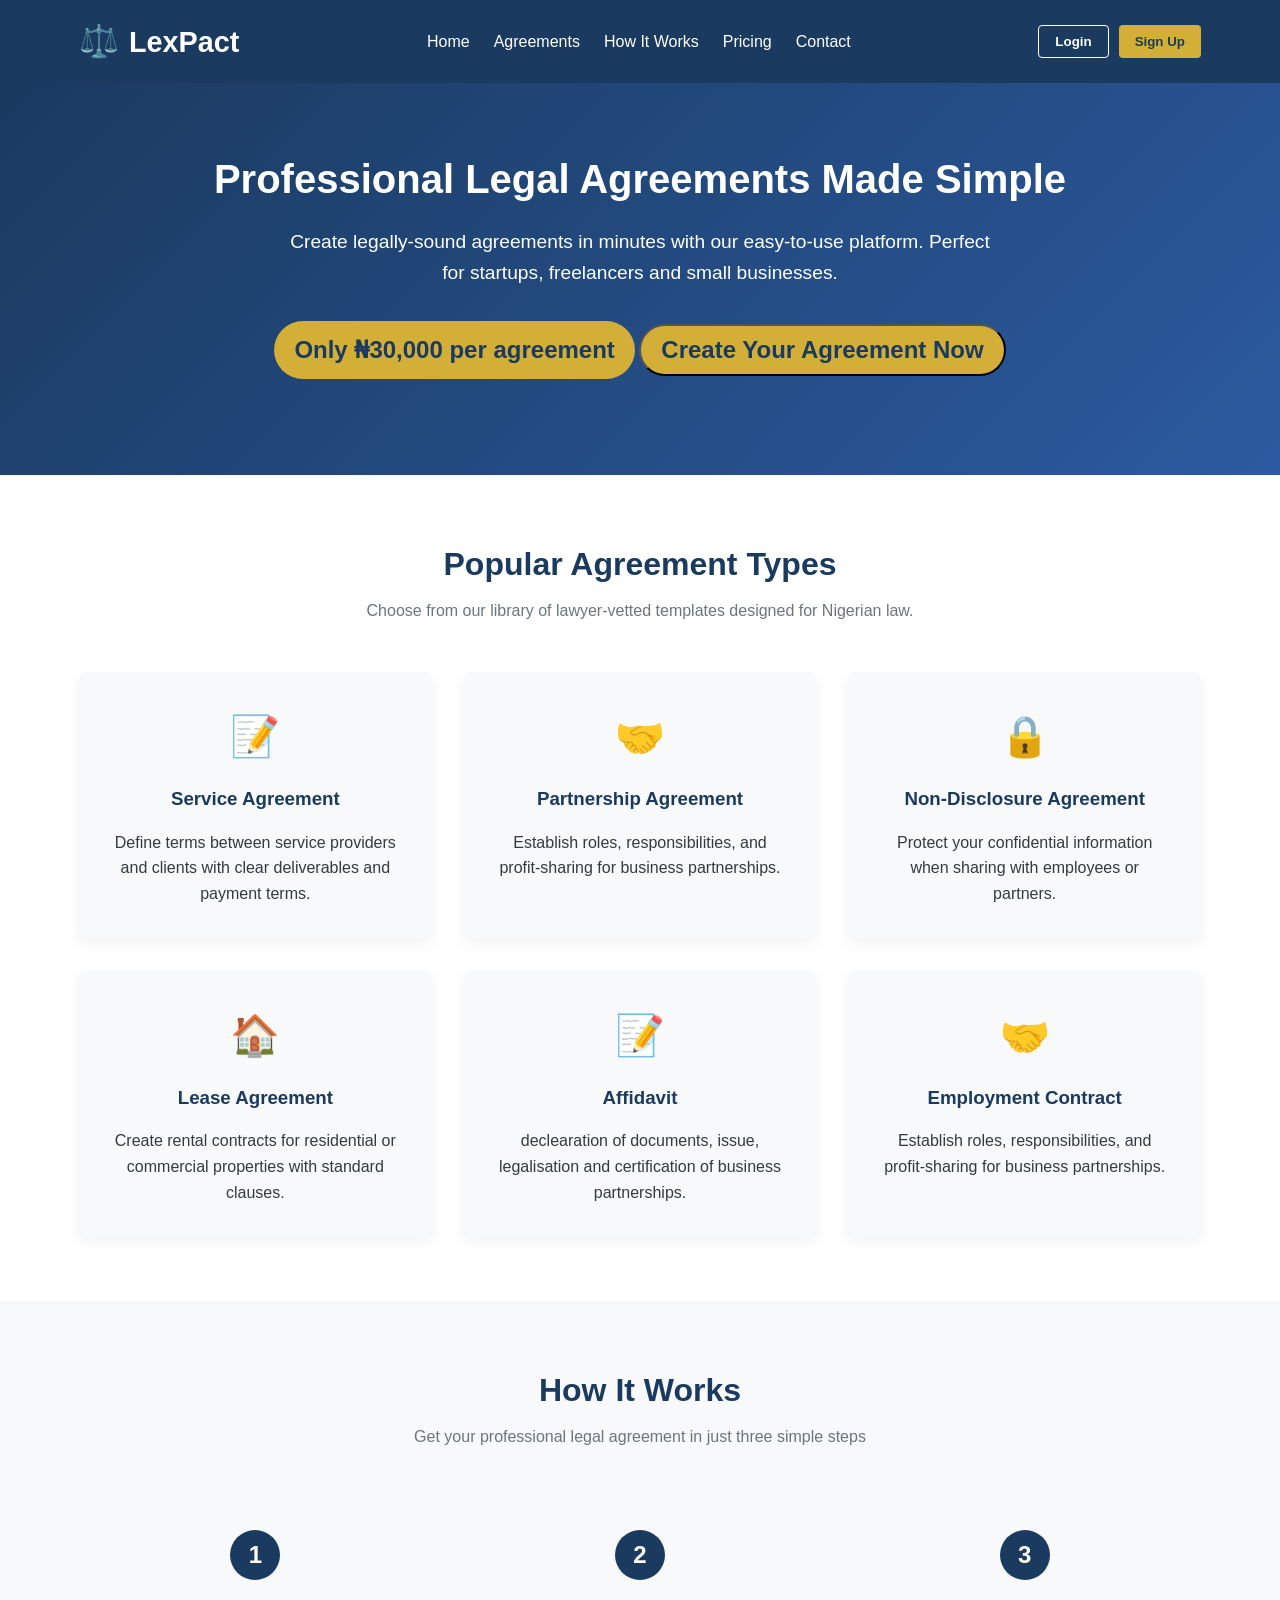
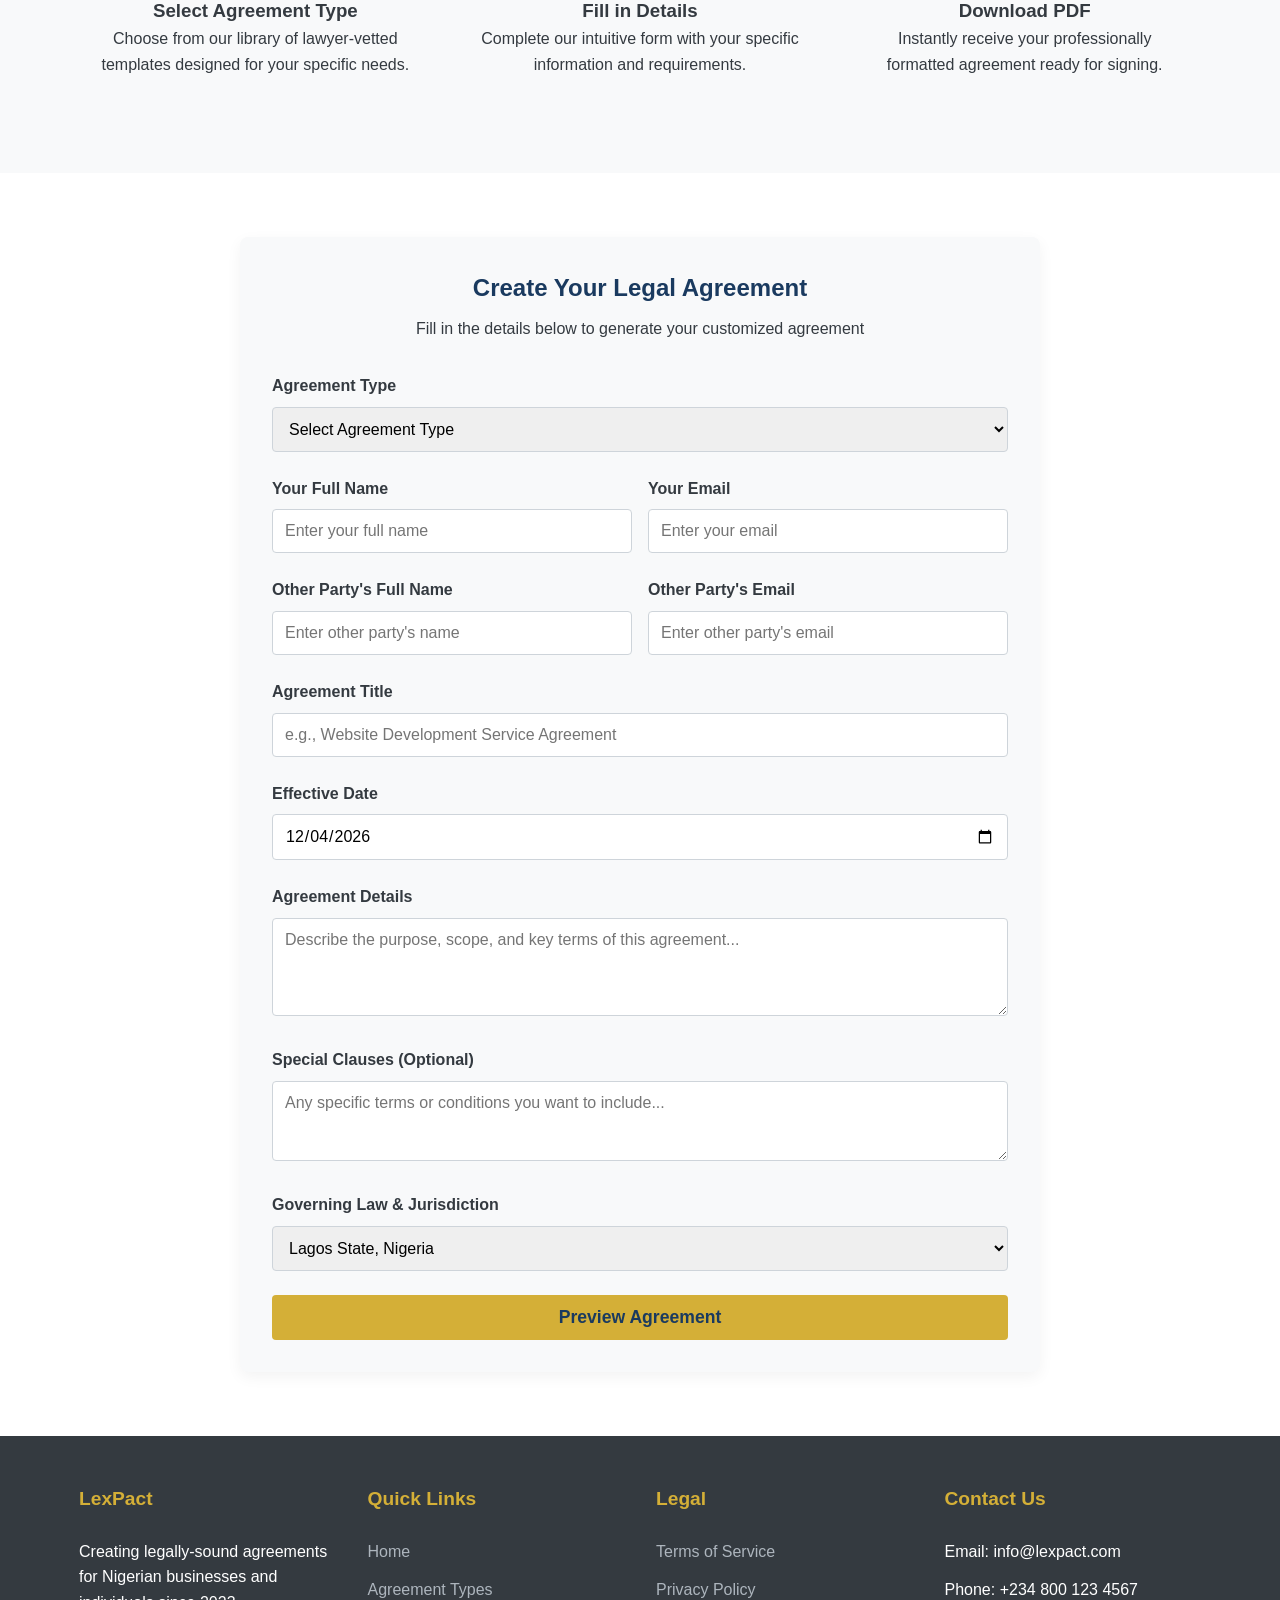
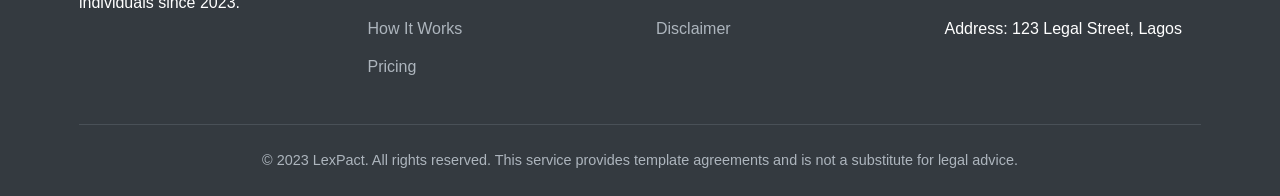
<file: index.html>
<!DOCTYPE html>
<html lang="en">
<head>
    <meta charset="UTF-8">
    <meta name="viewport" content="width=device-width, initial-scale=1.0">
    <title>LexPact - Professional Legal Agreements</title>
    <style>
        :root {
            --primary: #1a3a5f;
            --secondary: #d4af37;
            --accent: #2c5aa0;
            --light: #f8f9fa;
            --dark: #343a40;
            --success: #28a745;
            --danger: #dc3545;
        }
        
        * {
            margin: 0;
            padding: 0;
            box-sizing: border-box;
            font-family: 'Segoe UI', Tahoma, Geneva, Verdana, sans-serif;
        }
        
        body {
            background-color: #f5f7fa;
            color: var(--dark);
            line-height: 1.6;
        }
        
        .container {
            width: 90%;
            max-width: 1200px;
            margin: 0 auto;
            padding: 0 15px;
        }
        
        /* Header Styles */
        header {
            background-color: var(--primary);
            color: white;
            padding: 1rem 0;
            box-shadow: 0 2px 10px rgba(0, 0, 0, 0.1);
        }
        
        .header-content {
            display: flex;
            justify-content: space-between;
            align-items: center;
        }
        
        .logo {
            display: flex;
            align-items: center;
            gap: 10px;
        }
        
        .logo h1 {
            font-size: 1.8rem;
            font-weight: 700;
        }
        
        .logo-icon {
            font-size: 2rem;
        }
        
        nav ul {
            display: flex;
            list-style: none;
            gap: 1.5rem;
        }
        
        nav a {
            color: white;
            text-decoration: none;
            font-weight: 500;
            transition: color 0.3s;
        }
        
        nav a:hover {
            color: var(--secondary);
        }
        
        .auth-buttons {
            display: flex;
            gap: 10px;
        }
        
        .btn {
            padding: 8px 16px;
            border: none;
            border-radius: 4px;
            font-weight: 600;
            cursor: pointer;
            transition: all 0.3s;
        }
        
        .btn-outline {
            background: transparent;
            border: 1px solid white;
            color: white;
        }
        
        .btn-outline:hover {
            background: white;
            color: var(--primary);
        }
        
        .btn-primary {
            background: var(--secondary);
            color: var(--primary);
        }
        
        .btn-primary:hover {
            background: #c19b2a;
        }
        
        /* Hero Section */
        .hero {
            background: linear-gradient(135deg, var(--primary) 0%, var(--accent) 100%);
            color: white;
            padding: 4rem 0;
            text-align: center;
        }
        
        .hero h2 {
            font-size: 2.5rem;
            margin-bottom: 1rem;
        }
        
        .hero p {
            font-size: 1.2rem;
            max-width: 700px;
            margin: 0 auto 2rem;
        }
        
        .price-tag {
            background: var(--secondary);
            color: var(--primary);
            display: inline-block;
            padding: 10px 20px;
            border-radius: 30px;
            font-weight: 700;
            font-size: 1.5rem;
            margin-bottom: 2rem;
        }
        
        /* Agreement Types */
        .agreement-types {
            padding: 4rem 0;
            background: white;
        }
        
        .section-title {
            text-align: center;
            margin-bottom: 3rem;
        }
        
        .section-title h2 {
            font-size: 2rem;
            color: var(--primary);
            margin-bottom: 0.5rem;
        }
        
        .section-title p {
            color: #6c757d;
            max-width: 600px;
            margin: 0 auto;
        }
        
        .agreement-cards {
            display: grid;
            grid-template-columns: repeat(auto-fill, minmax(280px, 1fr));
            gap: 2rem;
        }
        
        .agreement-card {
            background: var(--light);
            border-radius: 8px;
            padding: 2rem;
            text-align: center;
            box-shadow: 0 5px 15px rgba(0, 0, 0, 0.05);
            transition: transform 0.3s, box-shadow 0.3s;
        }
        
        .agreement-card:hover {
            transform: translateY(-5px);
            box-shadow: 0 10px 25px rgba(0, 0, 0, 0.1);
        }
        
        .agreement-icon {
            font-size: 2.5rem;
            color: var(--accent);
            margin-bottom: 1rem;
        }
        
        .agreement-card h3 {
            margin-bottom: 1rem;
            color: var(--primary);
        }
        
        /* How It Works */
        .how-it-works {
            padding: 4rem 0;
            background: #f8f9fa;
        }
        
        .steps {
            display: flex;
            justify-content: space-between;
            flex-wrap: wrap;
            gap: 2rem;
            margin-top: 3rem;
        }
        
        .step {
            flex: 1;
            min-width: 250px;
            text-align: center;
            padding: 2rem 1rem;
        }
        
        .step-number {
            background: var(--primary);
            color: white;
            width: 50px;
            height: 50px;
            border-radius: 50%;
            display: flex;
            align-items: center;
            justify-content: center;
            margin: 0 auto 1rem;
            font-size: 1.5rem;
            font-weight: 700;
        }
        
        /* Form Section */
        .form-section {
            padding: 4rem 0;
            background: white;
        }
        
        .form-container {
            max-width: 800px;
            margin: 0 auto;
            background: var(--light);
            border-radius: 8px;
            padding: 2rem;
            box-shadow: 0 5px 15px rgba(0, 0, 0, 0.05);
        }
        
        .form-header {
            text-align: center;
            margin-bottom: 2rem;
        }
        
        .form-header h2 {
            color: var(--primary);
            margin-bottom: 0.5rem;
        }
        
        .form-group {
            margin-bottom: 1.5rem;
        }
        
        .form-group label {
            display: block;
            margin-bottom: 0.5rem;
            font-weight: 600;
            color: var(--dark);
        }
        
        .form-control {
            width: 100%;
            padding: 12px;
            border: 1px solid #ced4da;
            border-radius: 4px;
            font-size: 1rem;
            transition: border-color 0.3s;
        }
        
        .form-control:focus {
            border-color: var(--accent);
            outline: none;
            box-shadow: 0 0 0 3px rgba(44, 90, 160, 0.1);
        }
        
        .form-row {
            display: flex;
            gap: 1rem;
        }
        
        .form-row .form-group {
            flex: 1;
        }
        
        .agreement-preview {
            background: white;
            border: 1px solid #dee2e6;
            border-radius: 4px;
            padding: 1.5rem;
            margin-top: 2rem;
            display: none;
        }
        
        .agreement-preview h3 {
            color: var(--primary);
            margin-bottom: 1rem;
        }
        
        .preview-content {
            line-height: 1.8;
        }
        
        .btn-block {
            display: block;
            width: 100%;
            padding: 12px;
            font-size: 1.1rem;
        }
        
        /* Footer */
        footer {
            background: var(--dark);
            color: white;
            padding: 3rem 0 1.5rem;
        }
        
        .footer-content {
            display: grid;
            grid-template-columns: repeat(auto-fit, minmax(250px, 1fr));
            gap: 2rem;
            margin-bottom: 2rem;
        }
        
        .footer-column h3 {
            color: var(--secondary);
            margin-bottom: 1.5rem;
            font-size: 1.2rem;
        }
        
        .footer-column ul {
            list-style: none;
        }
        
        .footer-column ul li {
            margin-bottom: 0.8rem;
        }
        
        .footer-column a {
            color: #adb5bd;
            text-decoration: none;
            transition: color 0.3s;
        }
        
        .footer-column a:hover {
            color: white;
        }
        
        .copyright {
            text-align: center;
            padding-top: 1.5rem;
            border-top: 1px solid #495057;
            color: #adb5bd;
            font-size: 0.9rem;
        }
        
        /* Responsive Design */
        @media (max-width: 768px) {
            .header-content {
                flex-direction: column;
                gap: 1rem;
            }
            
            nav ul {
                flex-wrap: wrap;
                justify-content: center;
            }
            
            .hero h2 {
                font-size: 2rem;
            }
            
            .form-row {
                flex-direction: column;
                gap: 0;
            }
        }
    </style>
</head>
<body>
    <!-- Header -->
    <header>
        <div class="container header-content">
            <div class="logo">
                <span class="logo-icon">⚖️</span>
                <h1>LexPact</h1>
            </div>
            <nav>
                <ul>
                    <li><a href="#home">Home</a></li>
                    <li><a href="agreement.html">Agreements</a></li>
                    <li><a href="#how-it-works">How It Works</a></li>
                    <li><a href="#pricing">Pricing</a></li>
                    <li><a href="#contact">Contact</a></li>
                </ul>
            </nav>
            <div class="auth-buttons">
                <button class="btn btn-outline">Login</button>
                <button class="btn btn-primary">Sign Up</button>
            </div>
        </div>
    </header>

    <!-- Hero Section -->
    <section class="hero" id="home">
        <div class="container">
            <h2>Professional Legal Agreements Made Simple</h2>
            <p>Create legally-sound agreements in minutes with our easy-to-use platform. Perfect for startups, freelancers and small businesses.</p>
            <div class="price-tag">Only ₦30,000 per agreement</div>
            <button class="price-tag" onclick="scrollToForm()">Create Your Agreement Now</button>
        </div>
    </section>

    <!-- Agreement Types -->
    <section class="agreement-types" id="agreements">
        <div class="container">
            <div class="section-title">
                <h2>Popular Agreement Types</h2>
                <p>Choose from our library of lawyer-vetted templates designed for Nigerian law.</p>
            </div>
            <div class="agreement-cards">
                <div class="agreement-card">
                    <div class="agreement-icon">📝</div>
                    <h3>Service Agreement</h3>
                    <p>Define terms between service providers and clients with clear deliverables and payment terms.</p>
                </div>
                <div class="agreement-card">
                    <div class="agreement-icon">🤝</div>
                    <h3>Partnership Agreement</h3>
                    <p>Establish roles, responsibilities, and profit-sharing for business partnerships.</p>
                </div>
                <div class="agreement-card">
                    <div class="agreement-icon">🔒</div>
                    <h3>Non-Disclosure Agreement</h3>
                    <p>Protect your confidential information when sharing with employees or partners.</p>
                </div>
                <div class="agreement-card">
                    <div class="agreement-icon">🏠</div>
                    <h3>Lease Agreement</h3>
                    <p>Create rental contracts for residential or commercial properties with standard clauses.</p>
                </div>
                <div class="agreement-card">
                    <div class="agreement-icon">📝</div>
                    <h3>Affidavit</h3>
                    <p>declearation of documents, issue, legalisation and certification of business partnerships.</p>
                </div>
                <div class="agreement-card">
                    <div class="agreement-icon">🤝</div>
                    <h3>Employment Contract</h3>
                    <p>Establish roles, responsibilities, and profit-sharing for business partnerships.</p>
                </div>
            </div>
        </div>
    </section>

    <!-- How It Works -->
    <section class="how-it-works" id="how-it-works">
        <div class="container">
            <div class="section-title">
                <h2>How It Works</h2>
                <p>Get your professional legal agreement in just three simple steps</p>
            </div>
            <div class="steps">
                <div class="step">
                    <div class="step-number">1</div>
                    <h3>Select Agreement Type</h3>
                    <p>Choose from our library of lawyer-vetted templates designed for your specific needs.</p>
                </div>
                <div class="step">
                    <div class="step-number">2</div>
                    <h3>Fill in Details</h3>
                    <p>Complete our intuitive form with your specific information and requirements.</p>
                </div>
                <div class="step">
                    <div class="step-number">3</div>
                    <h3>Download PDF</h3>
                    <p>Instantly receive your professionally formatted agreement ready for signing.</p>
                </div>
            </div>
        </div>
    </section>

    <!-- Form Section -->
    <section class="form-section" id="pricing">
        <div class="container">
            <div class="form-container">
                <div class="form-header">
                    <h2>Create Your Legal Agreement</h2>
                    <p>Fill in the details below to generate your customized agreement</p>
                </div>
                <form id="agreementForm">
                    <div class="form-group">
                        <label for="agreementType">Agreement Type</label>
                        <select class="form-control" id="agreementType" required>
                            <option value="">Select Agreement Type</option>
                            <option value="service">Service Agreement</option>
                            <option value="partnership">Partnership Agreement</option>
                            <option value="nda">Non-Disclosure Agreement (NDA)</option>
                            <option value="lease">Lease Agreement</option>
                            <option value="employment">Employment Contract</option>
                        </select>
                    </div>
                    
                    <div class="form-row">
                        <div class="form-group">
                            <label for="party1Name">Your Full Name</label>
                            <input type="text" class="form-control" id="party1Name" placeholder="Enter your full name" required>
                        </div>
                        <div class="form-group">
                            <label for="party1Email">Your Email</label>
                            <input type="email" class="form-control" id="party1Email" placeholder="Enter your email" required>
                        </div>
                    </div>
                    
                    <div class="form-row">
                        <div class="form-group">
                            <label for="party2Name">Other Party's Full Name</label>
                            <input type="text" class="form-control" id="party2Name" placeholder="Enter other party's name" required>
                        </div>
                        <div class="form-group">
                            <label for="party2Email">Other Party's Email</label>
                            <input type="email" class="form-control" id="party2Email" placeholder="Enter other party's email" required>
                        </div>
                    </div>
                    
                    <div class="form-group">
                        <label for="agreementTitle">Agreement Title</label>
                        <input type="text" class="form-control" id="agreementTitle" placeholder="e.g., Website Development Service Agreement" required>
                    </div>
                    
                    <div class="form-group">
                        <label for="effectiveDate">Effective Date</label>
                        <input type="date" class="form-control" id="effectiveDate" required>
                    </div>
                    
                    <div class="form-group">
                        <label for="agreementDetails">Agreement Details</label>
                        <textarea class="form-control" id="agreementDetails" rows="4" placeholder="Describe the purpose, scope, and key terms of this agreement..." required></textarea>
                    </div>
                    
                    <div class="form-group">
                        <label for="specialClauses">Special Clauses (Optional)</label>
                        <textarea class="form-control" id="specialClauses" rows="3" placeholder="Any specific terms or conditions you want to include..."></textarea>
                    </div>
                    
                    <div class="form-group">
                        <label for="jurisdiction">Governing Law & Jurisdiction</label>
                        <select class="form-control" id="jurisdiction" required>
                            <option value="lagos">Lagos State, Nigeria</option>
                            <option value="abuja">Federal Capital Territory, Abuja</option>
                            <option value="rivers">Rivers State, Nigeria</option>
                            <option value="other">Other Nigerian State</option>
                        </select>
                    </div>
                    
                    <div class="agreement-preview" id="agreementPreview">
                        <h3>Agreement Preview</h3>
                        <div class="preview-content" id="previewContent">
                            <!-- Preview content will be inserted here by JavaScript -->
                        </div>
                    </div>
                    
                    <button type="button" class="btn btn-primary btn-block" onclick="generatePreview()" style="margin-top: 1.5rem;">Preview Agreement</button>
                    <button type="button" class="btn btn-primary btn-block" onclick="processPayment()" style="margin-top: 1rem; display: none;" id="paymentButton">Proceed to Payment (₦20,000)</button>
                </form>
            </div>
        </div>
    </section>

    <!-- Footer -->
    <footer id="contact">
        <div class="container">
            <div class="footer-content">
                <div class="footer-column">
                    <h3>LexPact</h3>
                    <p>Creating legally-sound agreements for Nigerian businesses and individuals since 2023.</p>
                </div>
                <div class="footer-column">
                    <h3>Quick Links</h3>
                    <ul>
                        <li><a href="#home">Home</a></li>
                        <li><a href="#agreements">Agreement Types</a></li>
                        <li><a href="#how-it-works">How It Works</a></li>
                        <li><a href="#pricing">Pricing</a></li>
                    </ul>
                </div>
                <div class="footer-column">
                    <h3>Legal</h3>
                    <ul>
                        <li><a href="#">Terms of Service</a></li>
                        <li><a href="#">Privacy Policy</a></li>
                        <li><a href="#">Disclaimer</a></li>
                    </ul>
                </div>
                <div class="footer-column">
                    <h3>Contact Us</h3>
                    <ul>
                        <li>Email: info@lexpact.com</li>
                        <li>Phone: +234 800 123 4567</li>
                        <li>Address: 123 Legal Street, Lagos</li>
                    </ul>
                </div>
            </div>
            <div class="copyright">
                <p>&copy; 2023 LexPact. All rights reserved. This service provides template agreements and is not a substitute for legal advice.</p>
            </div>
        </div>
    </footer>

    <script>
        // Set default date to today
        document.getElementById('effectiveDate').valueAsDate = new Date();
        
        function scrollToForm() {
            document.getElementById('pricing').scrollIntoView({ behavior: 'smooth' });
        }
        
        function generatePreview() {
            const agreementType = document.getElementById('agreementType').value;
            const party1Name = document.getElementById('party1Name').value;
            const party2Name = document.getElementById('party2Name').value;
            const agreementTitle = document.getElementById('agreementTitle').value;
            const effectiveDate = document.getElementById('effectiveDate').value;
            const agreementDetails = document.getElementById('agreementDetails').value;
            const specialClauses = document.getElementById('specialClauses').value;
            const jurisdiction = document.getElementById('jurisdiction').value;
            
            // Validate required fields
            if (!agreementType || !party1Name || !party2Name || !agreementTitle || !effectiveDate || !agreementDetails) {
                alert('Please fill in all required fields.');
                return;
            }
            
            // Format date
            const dateObj = new Date(effectiveDate);
            const formattedDate = dateObj.toLocaleDateString('en-US', { year: 'numeric', month: 'long', day: 'numeric' });
            
            // Get jurisdiction text
            let jurisdictionText = '';
            switch(jurisdiction) {
                case 'lagos':
                    jurisdictionText = 'Lagos State, Nigeria';
                    break;
                case 'abuja':
                    jurisdictionText = 'Federal Capital Territory, Abuja';
                    break;
                case 'rivers':
                    jurisdictionText = 'Rivers State, Nigeria';
                    break;
                default:
                    jurisdictionText = 'Nigeria';
            }
            
            // Generate preview content
            const previewContent = document.getElementById('previewContent');
            previewContent.innerHTML = `
                <h4>${agreementTitle}</h4>
                <p><strong>This Agreement</strong> is made and entered into as of ${formattedDate} (the "Effective Date").</p>
                
                <p><strong>BETWEEN:</strong> ${party1Name} (hereinafter referred to as "Party A")</p>
                <p><strong>AND:</strong> ${party2Name} (hereinafter referred to as "Party B")</p>
                
                <p><strong>RECITALS:</strong></p>
                <p>${agreementDetails}</p>
                
                ${specialClauses ? `<p><strong>SPECIAL PROVISIONS:</strong></p><p>${specialClauses}</p>` : ''}
                
                <p><strong>GOVERNING LAW:</strong> This Agreement shall be governed by and construed in accordance with the laws of ${jurisdictionText}.</p>
                
                <p><strong>IN WITNESS WHEREOF</strong>, the parties have executed this Agreement as of the Effective Date.</p>
                
                <div style="margin-top: 2rem;">
                    <div style="display: flex; justify-content: space-between;">
                        <div>
                            <p>_________________________</p>
                            <p><strong>${party1Name}</strong></p>
                            <p>Party A</p>
                        </div>
                        <div>
                            <p>_________________________</p>
                            <p><strong>${party2Name}</strong></p>
                            <p>Party B</p>
                        </div>
                    </div>
                </div>
            `;
            
            // Show preview and payment button
            document.getElementById('agreementPreview').style.display = 'block';
            document.getElementById('paymentButton').style.display = 'block';
            
            // Scroll to preview
            document.getElementById('agreementPreview').scrollIntoView({ behavior: 'smooth', block: 'center' });
        }
        
        function processPayment() {
            // In a real implementation, this would integrate with Paystack or Flutterwave
            alert('In a real implementation, this would redirect to a payment gateway (Paystack/Flutterwave) for processing the ₦20,000 fee. After successful payment, the PDF would be generated and delivered.');
            
            // Simulate PDF generation and delivery
            setTimeout(() => {
                alert('Payment successful! Your agreement has been generated and sent to your email. Thank you for using LexPact!');
                document.getElementById('agreementForm').reset();
                document.getElementById('agreementPreview').style.display = 'none';
                document.getElementById('paymentButton').style.display = 'none';
                document.getElementById('effectiveDate').valueAsDate = new Date();
            }, 1500);
        }
    </script>
</body>

</html>
</file>
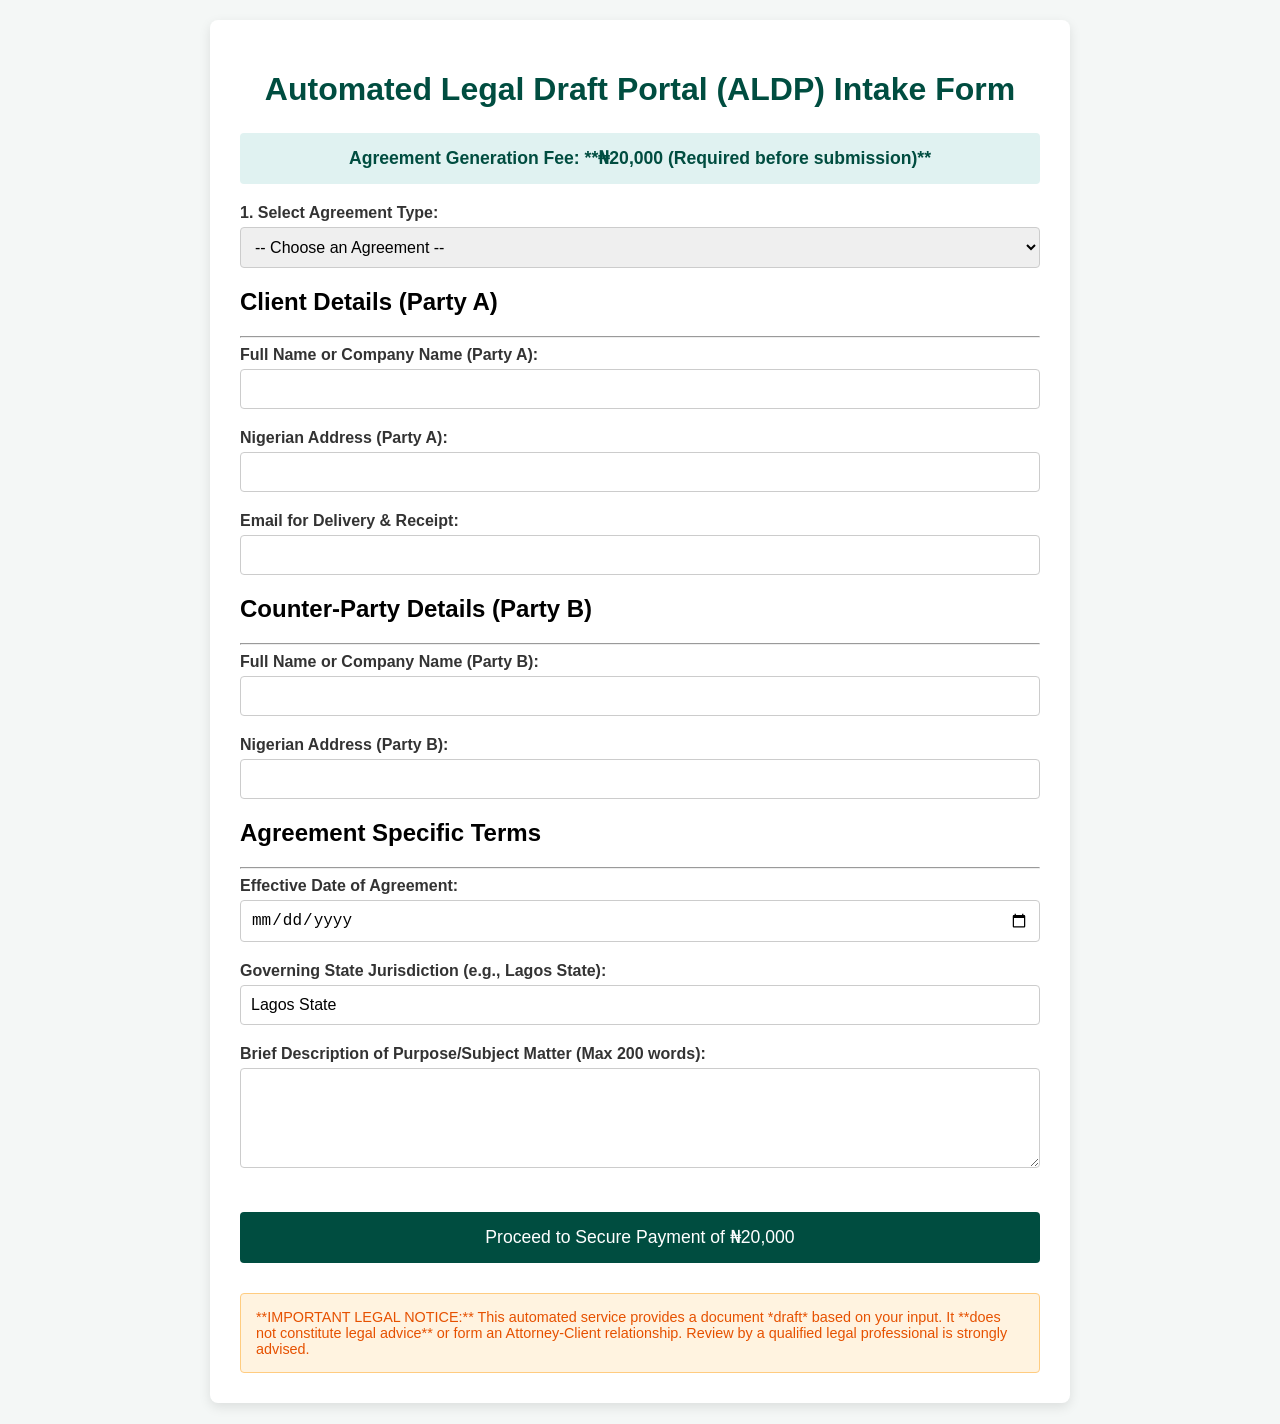
<file: Agreement.html>
<!DOCTYPE html>
<html lang="en">
<head>
    <meta charset="UTF-8">
    <meta name="viewport" content="width=device-width, initial-scale=1.0">
    <title>ALDP - Agreement Draft Intake Form</title>
    <style>
        /* Basic CSS for Professional Look */
        body {
            font-family: 'Segoe UI', Tahoma, Geneva, Verdana, sans-serif;
            background-color: #f4f7f6;
            margin: 0;
            padding: 20px;
        }
        .container {
            max-width: 800px;
            margin: 0 auto;
            background: #ffffff;
            padding: 30px;
            border-radius: 8px;
            box-shadow: 0 4px 12px rgba(0, 0, 0, 0.1);
        }
        h1 {
            color: #004d40; /* Dark Teal/Green */
            text-align: center;
            margin-bottom: 25px;
        }
        .fee-banner {
            background-color: #e0f2f1;
            color: #004d40;
            padding: 15px;
            border-radius: 4px;
            text-align: center;
            font-size: 1.1em;
            font-weight: bold;
            margin-bottom: 20px;
        }
        .form-group {
            margin-bottom: 20px;
        }
        label {
            display: block;
            margin-bottom: 5px;
            color: #333;
            font-weight: 600;
        }
        input[type="text"], input[type="email"], input[type="date"], select, textarea {
            width: 100%;
            padding: 10px;
            border: 1px solid #ccc;
            border-radius: 4px;
            box-sizing: border-box; /* Ensures padding doesn't affect overall width */
            font-size: 16px;
        }
        textarea {
            resize: vertical;
            height: 100px;
        }
        .disclaimer {
            margin-top: 30px;
            padding: 15px;
            border: 1px solid #ffcc80;
            background-color: #fff3e0;
            color: #e65100;
            border-radius: 4px;
            font-size: 0.9em;
        }
        button {
            background-color: #004d40;
            color: white;
            padding: 15px 20px;
            border: none;
            border-radius: 4px;
            cursor: pointer;
            font-size: 1.1em;
            width: 100%;
            margin-top: 20px;
            transition: background-color 0.3s;
        }
        button:hover {
            background-color: #00796b;
        }
    </style>
</head>
<body>
    <div class="container">
        <h1>Automated Legal Draft Portal (ALDP) Intake Form</h1>
        
        <div class="fee-banner">
            Agreement Generation Fee: **₦20,000 (Required before submission)**
        </div>

        <form id="agreementForm" action="/process_agreement_draft" method="POST">

            <div class="form-group">
                <label for="agreement_type">1. Select Agreement Type:</label>
                <select id="agreement_type" name="agreement_type" required>
                    <option value="">-- Choose an Agreement --</option>
                    <option value="nda">Non-Disclosure Agreement (NDA)</option>
                    <option value="employment">Employment Contract</option>
                    <option value="lease">Residential Lease/Rental Agreement</option>
                    <option value="service">Standard Service Agreement</option>
                </select>
            </div>
            
            <h2>Client Details (Party A)</h2>
            <hr/>
            <div class="form-group">
                <label for="party_a_name">Full Name or Company Name (Party A):</label>
                <input type="text" id="party_a_name" name="party_a_name" required>
            </div>
            <div class="form-group">
                <label for="party_a_address">Nigerian Address (Party A):</label>
                <input type="text" id="party_a_address" name="party_a_address" required>
            </div>
            <div class="form-group">
                <label for="party_a_email">Email for Delivery & Receipt:</label>
                <input type="email" id="party_a_email" name="party_a_email" required>
            </div>

            <h2>Counter-Party Details (Party B)</h2>
            <hr/>
            <div class="form-group">
                <label for="party_b_name">Full Name or Company Name (Party B):</label>
                <input type="text" id="party_b_name" name="party_b_name" required>
            </div>
            <div class="form-group">
                <label for="party_b_address">Nigerian Address (Party B):</label>
                <input type="text" id="party_b_address" name="party_b_address" required>
            </div>

            <h2>Agreement Specific Terms</h2>
            <hr/>
            <div class="form-group">
                <label for="effective_date">Effective Date of Agreement:</label>
                <input type="date" id="effective_date" name="effective_date" required>
            </div>
             <div class="form-group">
                <label for="jurisdiction">Governing State Jurisdiction (e.g., Lagos State):</label>
                <input type="text" id="jurisdiction" name="jurisdiction" value="Lagos State" required>
            </div>
            <div class="form-group">
                <label for="description">Brief Description of Purpose/Subject Matter (Max 200 words):</label>
                <textarea id="description" name="description" maxlength="200" required></textarea>
            </div>
            
            <button type="submit" id="submitButton">
                Proceed to Secure Payment of ₦20,000
            </button>
            
            <div class="disclaimer">
                **IMPORTANT LEGAL NOTICE:** This automated service provides a document *draft* based on your input. It **does not constitute legal advice** or form an Attorney-Client relationship. Review by a qualified legal professional is strongly advised.
            </div>

        </form>
    </div>
    
    </body>
</html>
</file>
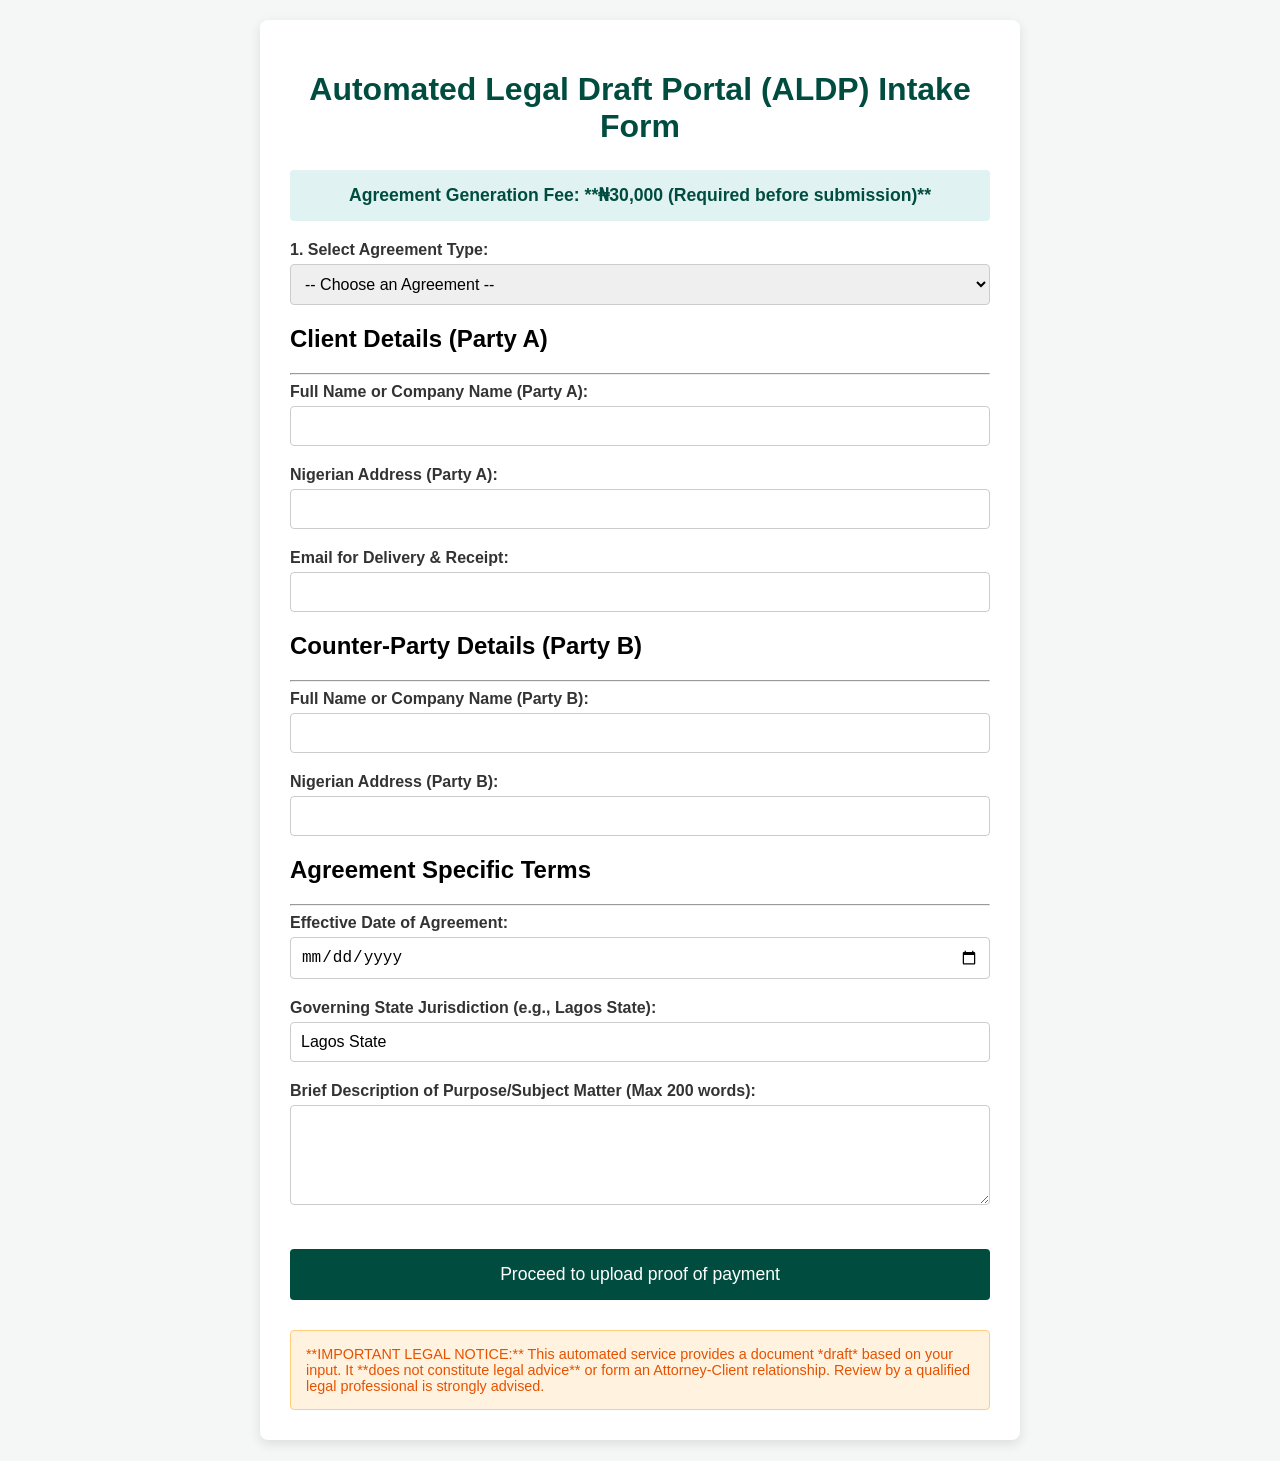
<file: agreement.html>
<!DOCTYPE html>
<html lang="en">
<head>
    <meta charset="UTF-8">
    <meta name="viewport" content="width=device-width, initial-scale=1.0">
    <title>ALDP - Agreement Draft Intake Form</title>
    <style>
        /* Basic CSS for Professional Look */
        body {
            font-family: 'Segoe UI', Tahoma, Geneva, Verdana, sans-serif;
            background-color: #f4f7f6;
            margin: 0;
            padding: 20px;
        }
        .container {
            max-width: 700px;
            margin: 0 auto;
            background: #ffffff;
            padding: 30px;
            border-radius: 8px;
            box-shadow: 0 4px 12px rgba(0, 0, 0, 0.1);
        }
        h1 {
            color: #004d40; /* Dark Teal/Green */
            text-align: center;
            margin-bottom: 25px;
        }
        .fee-banner {
            background-color: #e0f2f1;
            color: #004d40;
            padding: 15px;
            border-radius: 4px;
            text-align: center;
            font-size: 1.1em;
            font-weight: bold;
            margin-bottom: 20px;
        }
        .form-group {
            margin-bottom: 20px;
        }
        label {
            display: block;
            margin-bottom: 5px;
            color: #333;
            font-weight: 600;
        }
        input[type="text"], input[type="email"], input[type="date"], select, textarea {
            width: 100%;
            padding: 10px;
            border: 1px solid #ccc;
            border-radius: 4px;
            box-sizing: border-box; /* Ensures padding doesn't affect overall width */
            font-size: 16px;
        }
        textarea {
            resize: vertical;
            height: 100px;
        }
        .disclaimer {
            margin-top: 30px;
            padding: 15px;
            border: 1px solid #ffcc80;
            background-color: #fff3e0;
            color: #e65100;
            border-radius: 4px;
            font-size: 0.9em;
        }
        button {
            background-color: #004d40;
            color: white;
            padding: 15px 20px;
            border: none;
            border-radius: 4px;
            cursor: pointer;
            font-size: 1.1em;
            width: 100%;
            margin-top: 20px;
            transition: background-color 0.3s;
        }
        button:hover {
            background-color: #00796b;
        }
    </style>
</head>
<body>
    <div class="container">
        <h1>Automated Legal Draft Portal (ALDP) Intake Form</h1>
        
        <div class="fee-banner">
            Agreement Generation Fee: **₦30,000 (Required before submission)**
        </div>

        <form id="agreementForm" action="/process_agreement_draft" method="POST">

            <div class="form-group">
                <label for="agreement_type">1. Select Agreement Type:</label>
                <select id="agreement_type" name="agreement_type" required>
                    <option value="">-- Choose an Agreement --</option>
                    <option value="nda">Non-Disclosure Agreement (NDA)</option>
                    <option value="employment">Employment Contract</option>
                    <option value="lease">Residential Lease/Rental Agreement</option>
                    <option value="lease">Affidavit</option>
                    <option value="service">Standard Service Agreement</option>
                </select>
            </div>
            
            <h2>Client Details (Party A)</h2>
            <hr/>
            <div class="form-group">
                <label for="party_a_name">Full Name or Company Name (Party A):</label>
                <input type="text" id="party_a_name" name="party_a_name" required>
            </div>
            <div class="form-group">
                <label for="party_a_address">Nigerian Address (Party A):</label>
                <input type="text" id="party_a_address" name="party_a_address" required>
            </div>
            <div class="form-group">
                <label for="party_a_email">Email for Delivery & Receipt:</label>
                <input type="email" id="party_a_email" name="party_a_email" required>
            </div>

            <h2>Counter-Party Details (Party B)</h2>
            <hr/>
            <div class="form-group">
                <label for="party_b_name">Full Name or Company Name (Party B):</label>
                <input type="text" id="party_b_name" name="party_b_name" required>
            </div>
            <div class="form-group">
                <label for="party_b_address">Nigerian Address (Party B):</label>
                <input type="text" id="party_b_address" name="party_b_address" required>
            </div>

            <h2>Agreement Specific Terms</h2>
            <hr/>
            <div class="form-group">
                <label for="effective_date">Effective Date of Agreement:</label>
                <input type="date" id="effective_date" name="effective_date" required>
            </div>
             <div class="form-group">
                <label for="jurisdiction">Governing State Jurisdiction (e.g., Lagos State):</label>
                <input type="text" id="jurisdiction" name="jurisdiction" value="Lagos State" required>
            </div>
            <div class="form-group">
                <label for="description">Brief Description of Purpose/Subject Matter (Max 200 words):</label>
                <textarea id="description" name="description" maxlength="200" required></textarea>
            </div>
            
            <button type="submit" id="submitButton">
                Proceed to upload proof of payment
            </button>
            
            <div class="disclaimer">
                **IMPORTANT LEGAL NOTICE:** This automated service provides a document *draft* based on your input. It **does not constitute legal advice** or form an Attorney-Client relationship. Review by a qualified legal professional is strongly advised.
            </div>

        </form>
    </div>
    
    </body>
</html>
</file>
